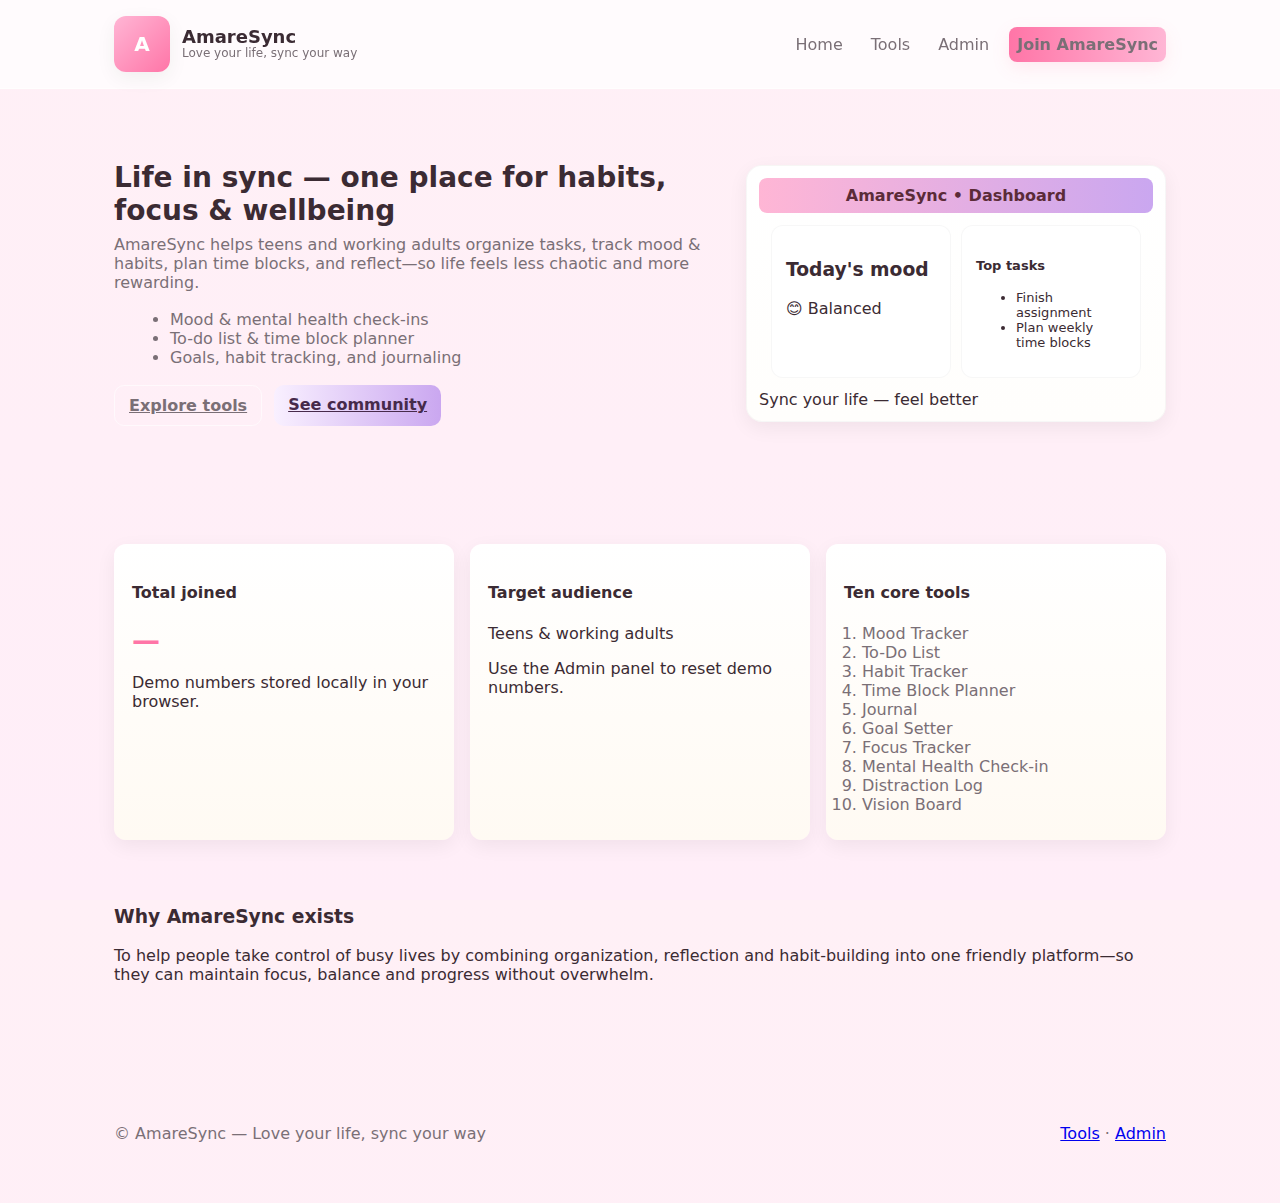
<file: index.html>
<!doctype html>
<html lang="en">
<head>
<meta charset="utf-8" />
<meta name="viewport" content="width=device-width,initial-scale=1" />
<title>AmareSync — Love your life, sync your way</title>
<link rel="stylesheet" href="style.css" />
</head>
<body class="page-home">
<header class="site-header">
    <div class="container header-inner">
    <a href="index.html" class="brand">
        <div class="logo-dot">A</div>
        <div class="brand-text">
        <h1>AmareSync</h1>
        <p class="tagline">Love your life, sync your way</p>
        </div>
    </a>

    <nav class="main-nav">
        <a href="index.html">Home</a>
        <a href="tools.html">Tools</a>
        <a href="admin.html">Admin</a>
        <a href="signup.html" class="btn-primary" >Join AmareSync</a>
    </nav>
    </div>
</header>

<main>
    <section class="hero">
    <div class="container hero-grid">
        <div class="hero-left">
        <h2>Life in sync — one place for habits, focus & wellbeing</h2>
        <p class="lead">AmareSync helps teens and working adults organize tasks, track mood & habits, plan time blocks, and reflect—so life feels less chaotic and more rewarding.</p>

        <ul class="features">
            <li>Mood & mental health check-ins</li>
            <li>To-do list & time block planner</li>
            <li>Goals, habit tracking, and journaling</li>
        </ul>

        <div class="cta-row">
            <a class="btn-ghost" href="tools.html">Explore tools</a>
            <a class="btn-accent" href="#stats">See community</a>
        </div>
        </div>

        <div class="hero-right">
        <!-- aesthetic card matching the pink theme -->
        <div class="mock-viewport">
            <div class="mock-header">AmareSync • Dashboard</div>
            <div class="mock-body">
            <div class="mock-card">
                <h3>Today's mood</h3>
                <p>😊 Balanced</p>
            </div>
            <div class="mock-card small">
                <h4>Top tasks</h4>
                <ul>
                <li>Finish assignment</li>
                <li>Plan weekly time blocks</li>
                </ul>
            </div>
            </div>
            <div class="mock-footer">Sync your life — feel better</div>
        </div>
        </div>
    </div>
    </section>

    <section id="stats" class="container stats">
    <div class="stat-card">
        <h4>Total joined</h4>
        <div class="stat-number" id="joinedCount">—</div>
        <p class="muted">Demo numbers stored locally in your browser.</p>
    </div>

    <div class="stat-card">
        <h4>Target audience</h4>
        <p>Teens & working adults</p>
        <p class="muted">Use the Admin panel to reset demo numbers.</p>
    </div>

    <div class="stat-card">
        <h4>Ten core tools</h4>
        <ol class="tools-list">
        <li>Mood Tracker</li>
        <li>To-Do List</li>
        <li>Habit Tracker</li>
        <li>Time Block Planner</li>
        <li>Journal</li>
        <li>Goal Setter</li>
        <li>Focus Tracker</li>
        <li>Mental Health Check-in</li>
        <li>Distraction Log</li>
        <li>Vision Board</li>
        </ol>
    </div>
    </section>

    <section class="container about">
    <h3>Why AmareSync exists</h3>
    <p>To help people take control of busy lives by combining organization, reflection and habit-building into one friendly platform—so they can maintain focus, balance and progress without overwhelm.</p>
    </section>
</main>

<footer class="site-footer">
    <div class="container footer-inner">
    <p>© <span id="year"></span> AmareSync — Love your life, sync your way</p>
    <nav>
        <a href="tools.html">Tools</a> ·
        <a href="admin.html">Admin</a>
    </nav>
    </div>
    <div id="moodPopup" class="popup-modal" style="display: none;">
    <div class="popup-content">
        <h4>Mood Logged!</h4>
        <p>Your mood has been saved successfully.</p>
        <button id="closePopupBtn" class="btn-primary">Close</button>
    </div>
</div>
</footer>

<script src="app.js"></script>
</body>
</html>
</file>
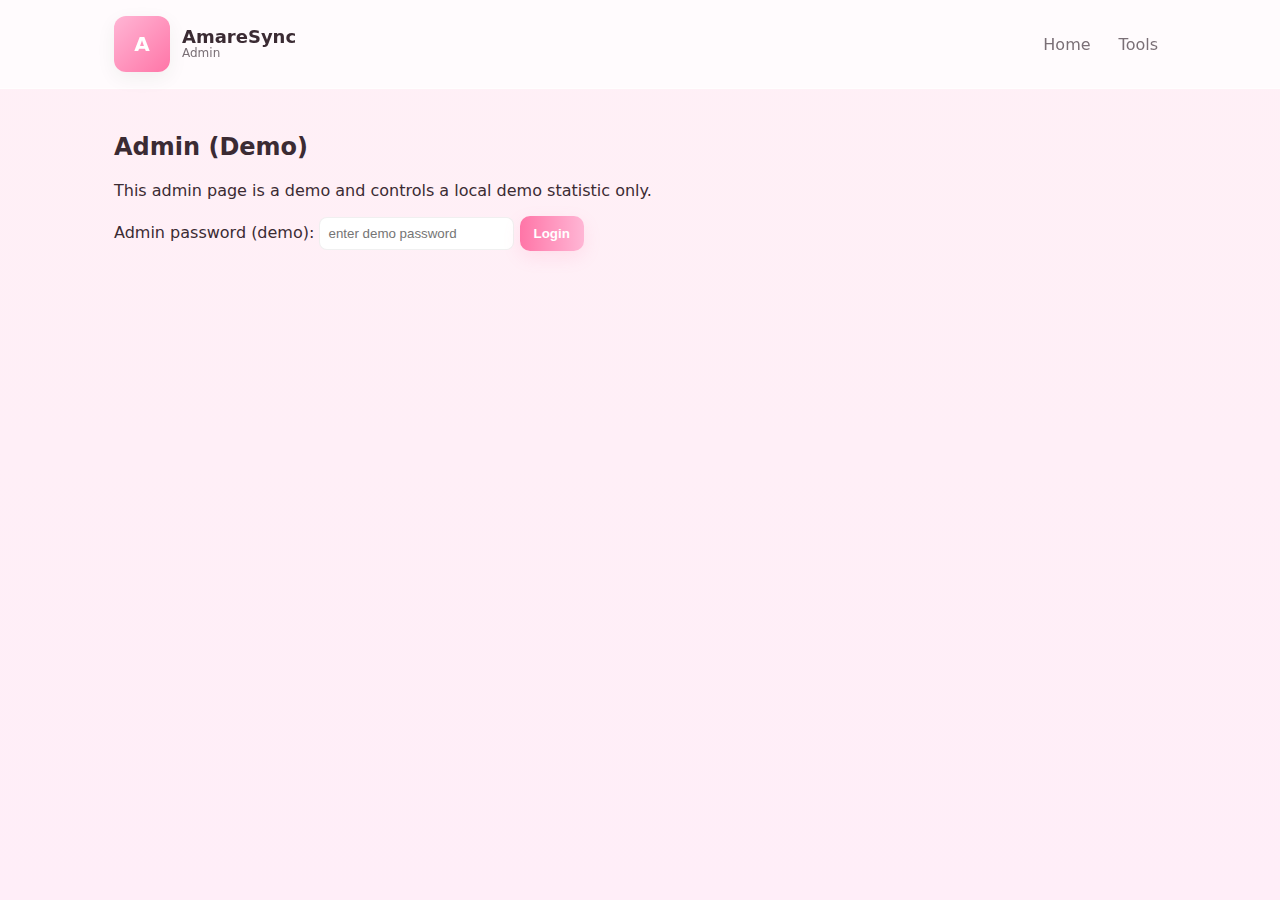
<file: admin.html>
<!doctype html>
<html lang="en">
<head>
  <meta charset="utf-8" />
  <meta name="viewport" content="width=device-width,initial-scale=1" />
  <title>Admin — AmareSync (Demo)</title>
  <link rel="stylesheet" href="style.css" />
</head>
<body class="page-admin">
  <header class="site-header small">
    <div class="container header-inner">
      <a href="index.html" class="brand">
        <div class="logo-dot">A</div>
        <div class="brand-text"><h1>AmareSync</h1><p class="tagline">Admin</p></div>
      </a>
      <nav class="main-nav">
        <a href="index.html">Home</a>
        <a href="tools.html">Tools</a>
      </nav>
    </div>
  </header>

  <main class="container admin-panel">
    <h2>Admin (Demo)</h2>
    <p class="muted">This admin page is a demo and controls a local demo statistic only.</p>

    <div class="admin-row">
      <div>
        <label>Admin password (demo):</label>
        <input id="adminPass" type="password" placeholder="enter demo password" />
        <button id="adminLogin" class="btn-primary">Login</button>
      </div>

      <div class="admin-controls" style="display:none;">
        <h3>Community stats</h3>
        <p>Total joined (local demo): <strong id="adminCount">—</strong></p>

        <div class="row">
          <input id="setCount" type="number" placeholder="Set new joined count" />
          <button id="setBtn" class="btn-accent">Set</button>
          <button id="resetBtn" class="btn-ghost">Reset to demo</button>
        </div>

        <p class="muted">Note: This only changes a number in your browser (localStorage). Replace with a server API when you have real users.</p>
      </div>
    </div>
  </main>

  <script>
    // Demo admin: very lightweight. In a real app use server auth.
    const demoPassword = 'amare-admin-demo';
    const loginBtn = document.getElementById('adminLogin');
    const adminControls = document.querySelector('.admin-controls');
    const adminCount = document.getElementById('adminCount');
    const setBtn = document.getElementById('setBtn');
    const resetBtn = document.getElementById('resetBtn');

    function getJoined() {
      return Number(localStorage.getItem('amare_joined') || '4382'); // seeded demo
    }
    function setJoined(n) {
      localStorage.setItem('amare_joined', String(n));
      adminCount.textContent = n;
    }

    loginBtn.addEventListener('click', () => {
      const pass = document.getElementById('adminPass').value;
      if (pass === demoPassword) {
        adminControls.style.display = 'block';
        setJoined(getJoined());
      } else {
        alert('Wrong demo password (try "amare-admin-demo")');
      }
    });

    setBtn.addEventListener('click', () => {
      const v = Number(document.getElementById('setCount').value || 0);
      if (v >= 0) setJoined(v);
    });

    resetBtn.addEventListener('click', () => {
      const seed = 4382;
      setJoined(seed);
    });

    // show initial count even before login in header
    const headerCount = getJoined();
    // expose for index page script to pick up
    localStorage.setItem('amare_joined', String(headerCount));
  </script>
</body>
</html>
</file>
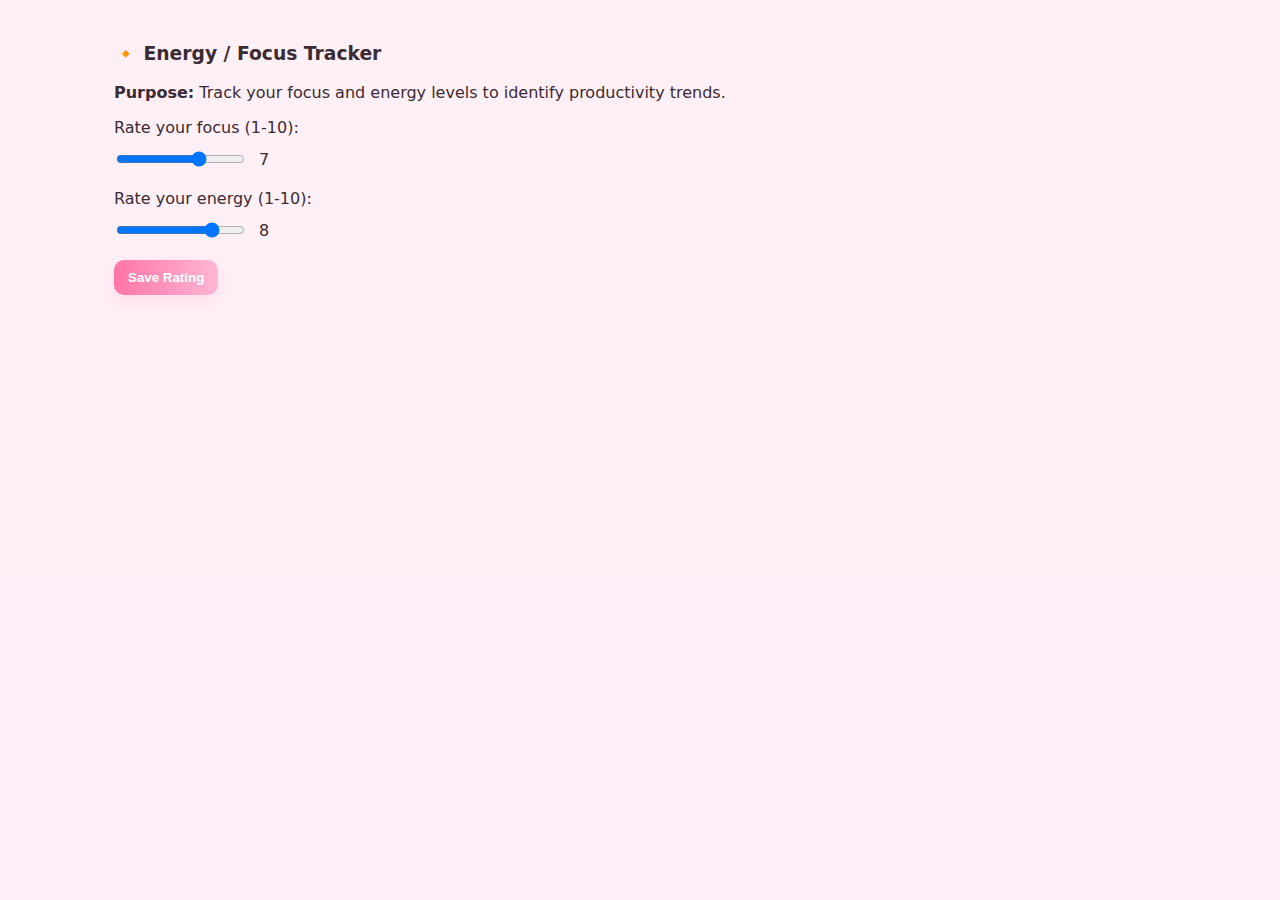
<file: focus-tracker.html>
<!DOCTYPE html>
<html lang="en">
<head>
    <meta charset="UTF-8">
    <meta name="viewport" content="width=device-width, initial-scale=1.0">
    <title>Energy / Focus Tracker</title>
    <link rel="stylesheet" href="style.css">
</head>
<body>
    <div class="container">
        <h3>🔸 Energy / Focus Tracker</h3>
        <p><strong>Purpose:</strong> Track your focus and energy levels to identify productivity trends.</p>
        <div style="margin-bottom: 20px;">
            <label for="focus-level">Rate your focus (1-10):</label>
            <div class="row">
                <input type="range" id="focus-level" name="focus-level" min="1" max="10" value="7">
                <span id="focus-value">7</span>
            </div>
        </div>
        <div style="margin-bottom: 20px;">
            <label for="energy-level">Rate your energy (1-10):</label>
            <div class="row">
                <input type="range" id="energy-level" name="energy-level" min="1" max="10" value="8">
                <span id="energy-value">8</span>
            </div>
        </div>
        <button class="btn-primary">Save Rating</button>
    </div>
    <script>
        // Simple JavaScript to show the value of the slider
        document.getElementById('focus-level').addEventListener('input', function() {
            document.getElementById('focus-value').textContent = this.value;
        });
        document.getElementById('energy-level').addEventListener('input', function() {
            document.getElementById('energy-value').textContent = this.value;
        });
    </script>
</body>
</html>
</file>
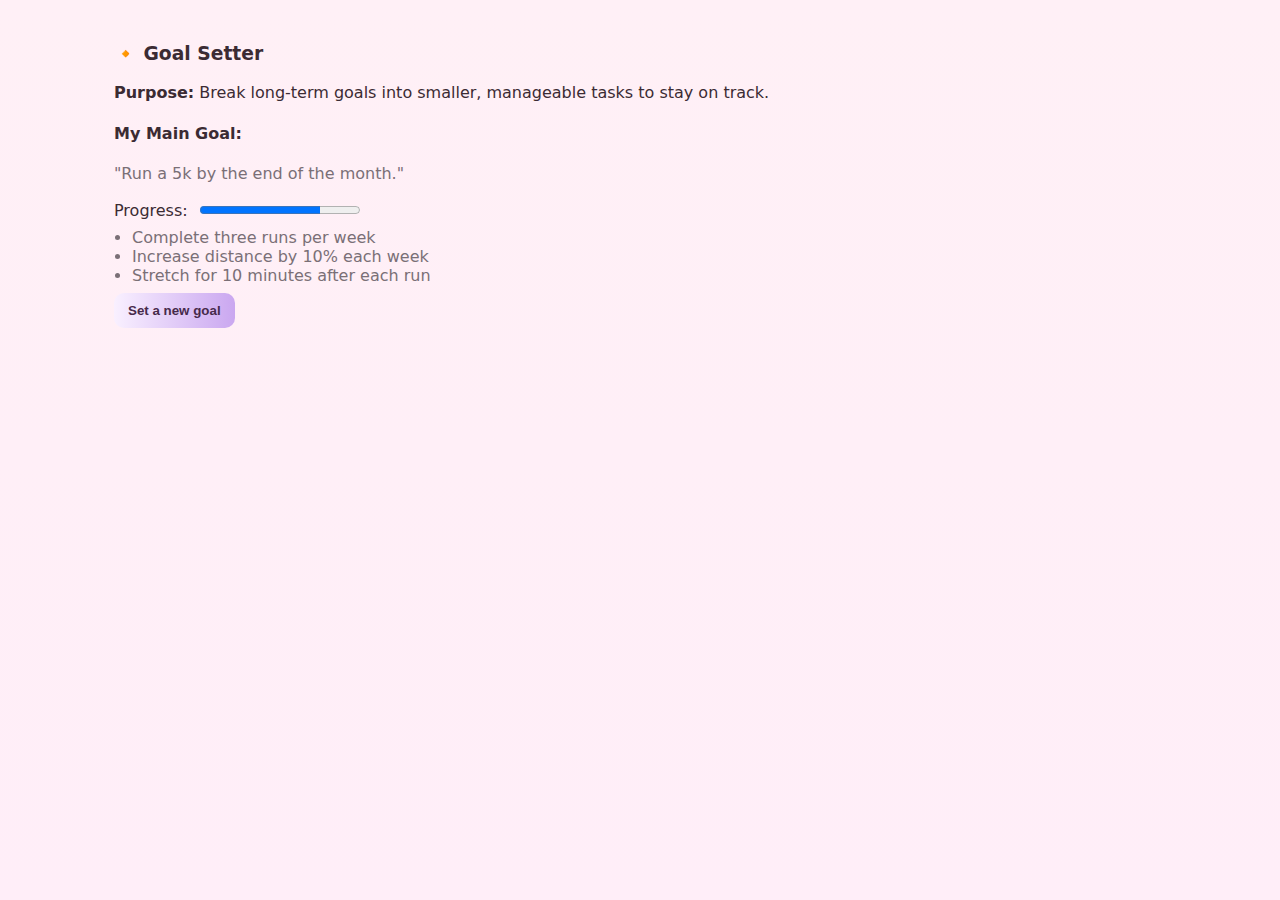
<file: goal-setter.html>
<!DOCTYPE html>
<html lang="en">
<head>
    <meta charset="UTF-8">
    <meta name="viewport" content="width=device-width, initial-scale=1.0">
    <title>Goal Setter</title>
    <link rel="stylesheet" href="style.css">
</head>
<body>
    <div class="container">
        <h3>🔸 Goal Setter</h3>
        <p><strong>Purpose:</strong> Break long-term goals into smaller, manageable tasks to stay on track.</p>
        <h4>My Main Goal:</h4>
        <p class="lead">"Run a 5k by the end of the month."</p>
        <div class="row">
            <label>Progress:</label>
            <progress value="75" max="100"></progress>
        </div>
        <ul class="tools-list">
            <li>Complete three runs per week</li>
            <li>Increase distance by 10% each week</li>
            <li>Stretch for 10 minutes after each run</li>
        </ul>
        <button class="btn-accent">Set a new goal</button>
    </div>
</body>
</html>
</file>
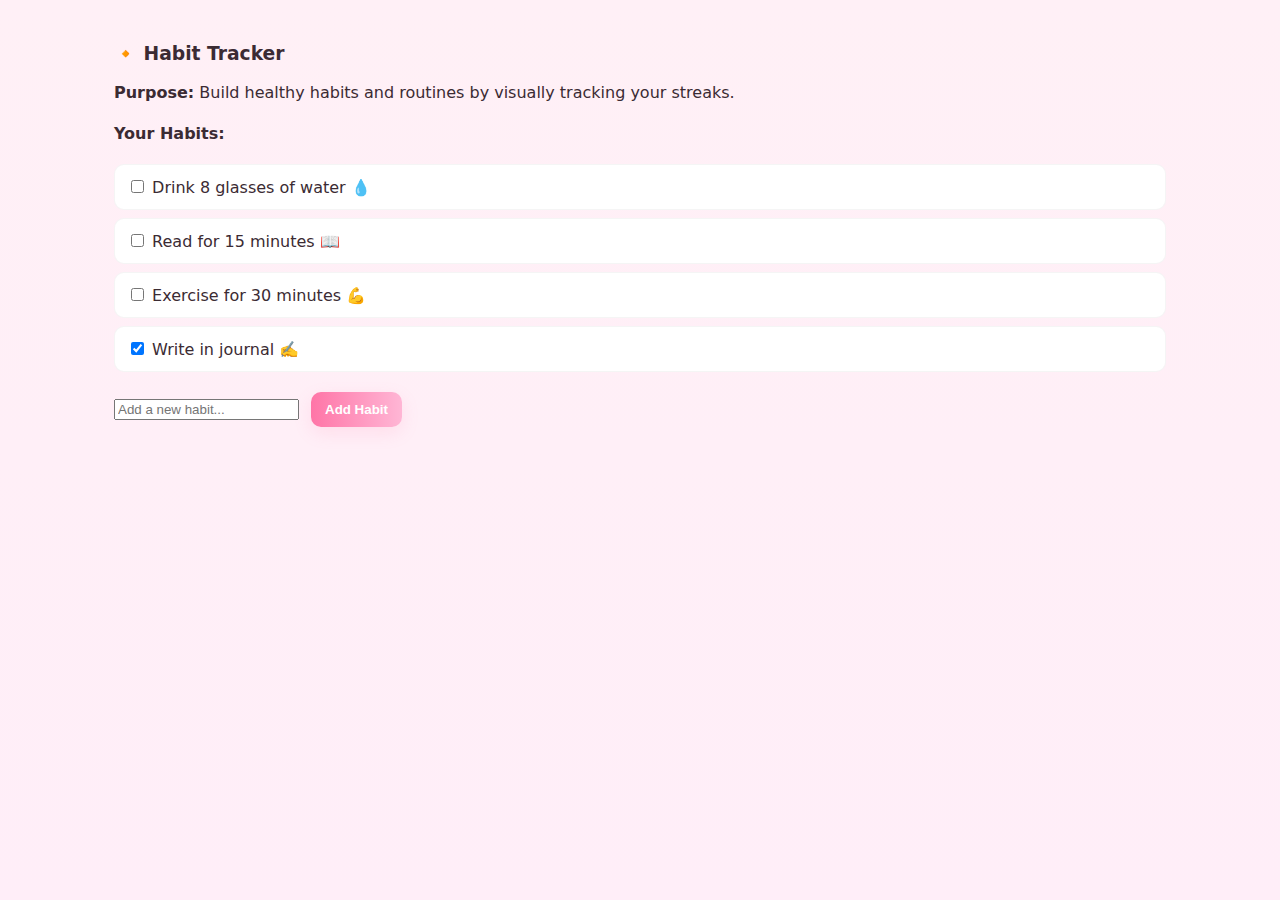
<file: habit-tracker.html>
<!DOCTYPE html>
<html lang="en">
<head>
    <meta charset="UTF-8">
    <meta name="viewport" content="width=device-width, initial-scale=1.0">
    <title>Habit Tracker</title>
    <link rel="stylesheet" href="style.css">
</head>
<body>
    <div class="container">
        <h3>🔸 Habit Tracker</h3>
        <p><strong>Purpose:</strong> Build healthy habits and routines by visually tracking your streaks.</p>
        <h4>Your Habits:</h4>
        <ul class="task-list">
            <li>
                <label>
                    <input type="checkbox">
                    <span class="task-title">Drink 8 glasses of water 💧</span>
                </label>
            </li>
            <li>
                <label>
                    <input type="checkbox">
                    <span class="task-title">Read for 15 minutes 📖</span>
                </label>
            </li>
            <li>
                <label>
                    <input type="checkbox">
                    <span class="task-title">Exercise for 30 minutes 💪</span>
                </label>
            </li>
            <li class="done">
                <label>
                    <input type="checkbox" checked>
                    <span class="task-title">Write in journal ✍️</span>
                </label>
            </li>
        </ul>
        <div class="row" style="margin-top: 20px;">
            <input type="text" placeholder="Add a new habit...">
            <button class="btn-primary">Add Habit</button>
        </div>
    </div>
</body>
</html>
</file>
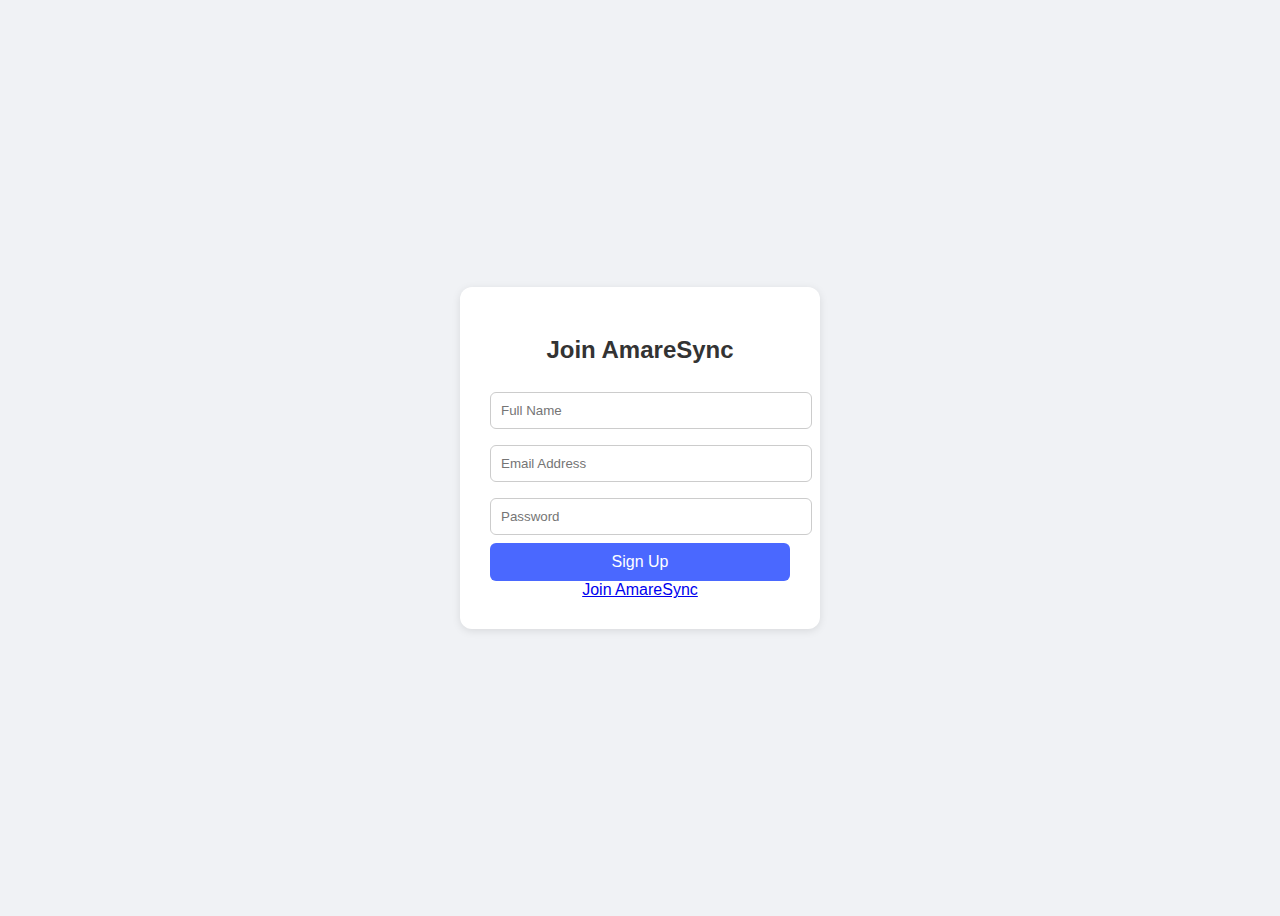
<file: join.html>
<!DOCTYPE html>
<html lang="en">
<head>
<meta charset="UTF-8">
<meta name="viewport" content="width=device-width, initial-scale=1.0">
<title>Join AmareSync</title>
<style>
    body {
        font-family: Arial, sans-serif;
        background-color: #f0f2f5;
        display: flex;
        justify-content: center;
        align-items: center;
        height: 100vh;
    }
    .join-box {
        background: white;
        padding: 30px;
        border-radius: 12px;
        box-shadow: 0 2px 8px rgba(0,0,0,0.1);
        width: 300px;
        text-align: center;
    }
    h2 {
        margin-bottom: 20px;
        color: #333;
    }
    input {
        width: 100%;
        padding: 10px;
        margin: 8px 0;
        border: 1px solid #ccc;
        border-radius: 6px;
    }
    button {
        background: #4a68ff;
        color: white;
        padding: 10px;
        width: 100%;
        border: none;
        border-radius: 6px;
        cursor: pointer;
        font-size: 16px;
    }
    button:hover {
        background: #3b54cc;
    }
</style>
</head>
<body>

<div class="join-box">
    <h2>Join AmareSync</h2>
    <form action="thank-you.html" method="POST">
        <input type="text" name="name" placeholder="Full Name" required>
        <input type="email" name="email" placeholder="Email Address" required>
        <input type="password" name="password" placeholder="Password" required>
        <button type="submit">Sign Up</button>
        <a href="join.html" class="btn">Join AmareSync</a>
    </form>
</div>

</body>
</html>
</file>
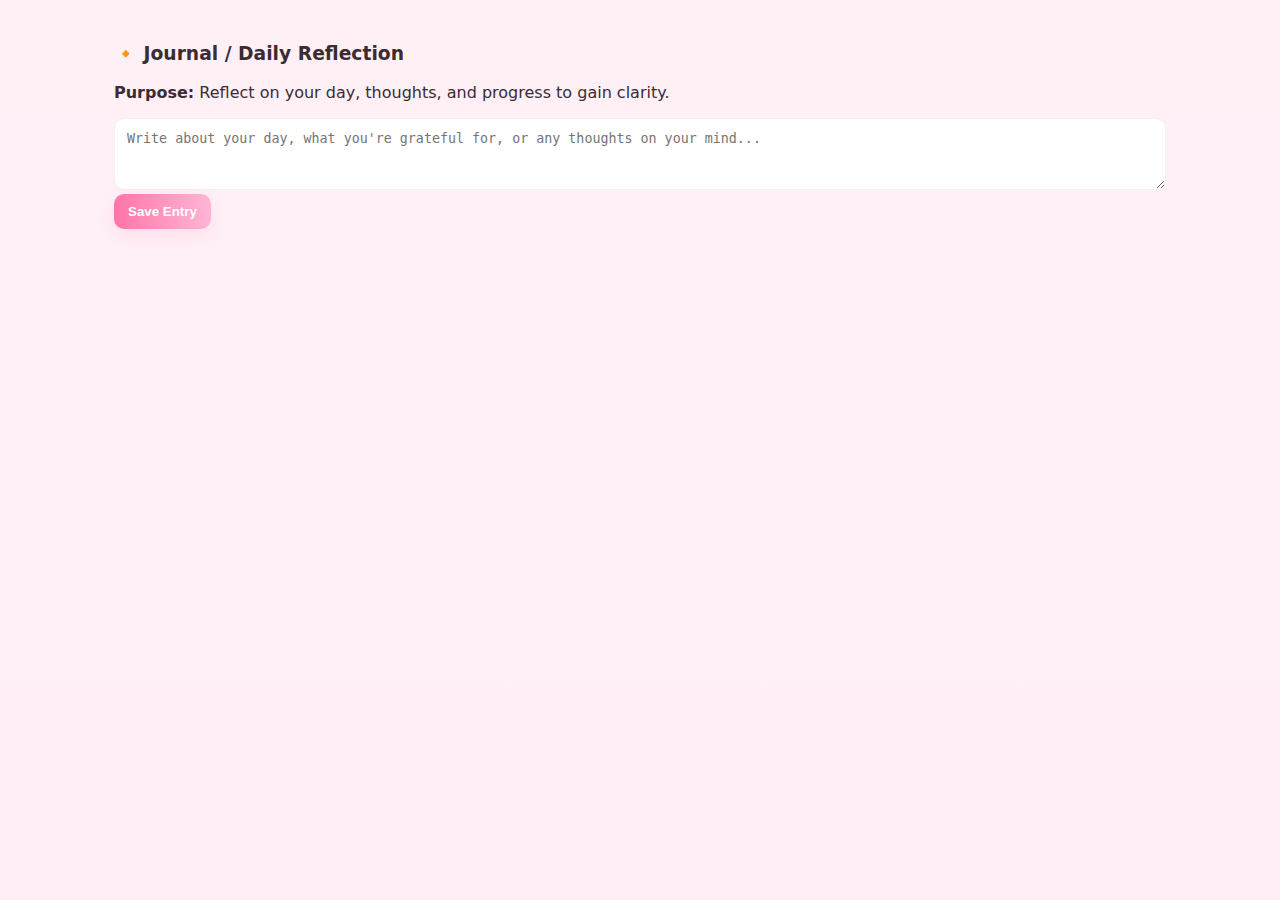
<file: journal.html>
<!DOCTYPE html>
<html lang="en">
<head>
    <meta charset="UTF-8">
    <meta name="viewport" content="width=device-width, initial-scale=1.0">
    <title>Journal / Daily Reflection</title>
    <link rel="stylesheet" href="style.css">
</head>
<body>
    <div class="container">
        <h3>🔸 Journal / Daily Reflection</h3>
        <p><strong>Purpose:</strong> Reflect on your day, thoughts, and progress to gain clarity.</p>
        <textarea placeholder="Write about your day, what you're grateful for, or any thoughts on your mind..."></textarea>
        <button class="btn-primary">Save Entry</button>
    </div>
</body>
</html>
</file>
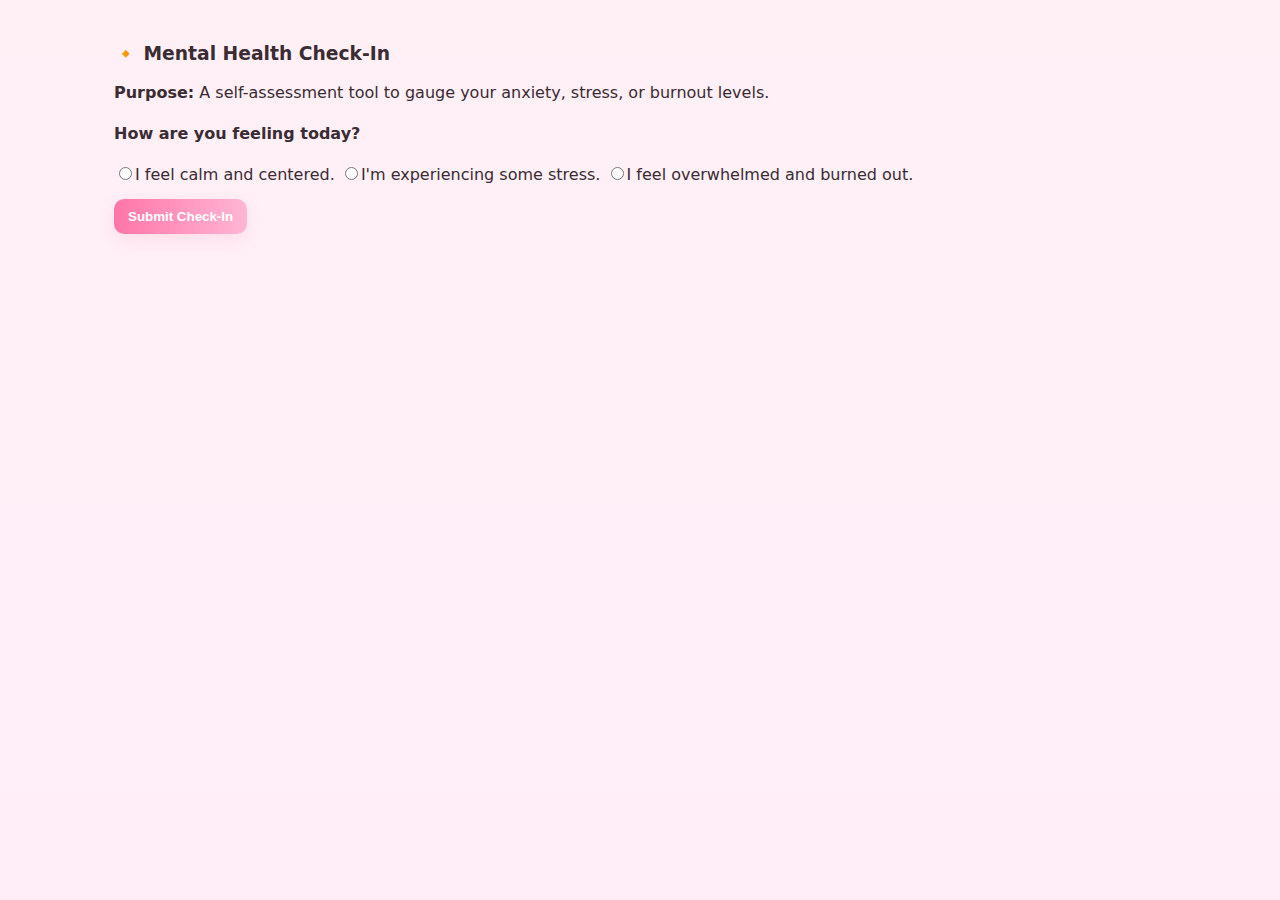
<file: mental-health-checkin.html>
<!DOCTYPE html>
<html lang="en">
<head>
    <meta charset="UTF-8">
    <meta name="viewport" content="width=device-width, initial-scale=1.0">
    <title>Mental Health Check-In</title>
    <link rel="stylesheet" href="style.css">
</head>
<body>
    <div class="container">
        <h3>🔸 Mental Health Check-In</h3>
        <p><strong>Purpose:</strong> A self-assessment tool to gauge your anxiety, stress, or burnout levels.</p>
        <h4>How are you feeling today?</h4>
        <div class="mood-input" style="display: block;">
            <label><input type="radio" name="assessment">I feel calm and centered.</label>
            <label><input type="radio" name="assessment">I'm experiencing some stress.</label>
            <label><input type="radio" name="assessment">I feel overwhelmed and burned out.</label>
        </div>
        <button class="btn-primary" style="margin-top: 15px;">Submit Check-In</button>
    </div>
</body>
</html>
</file>
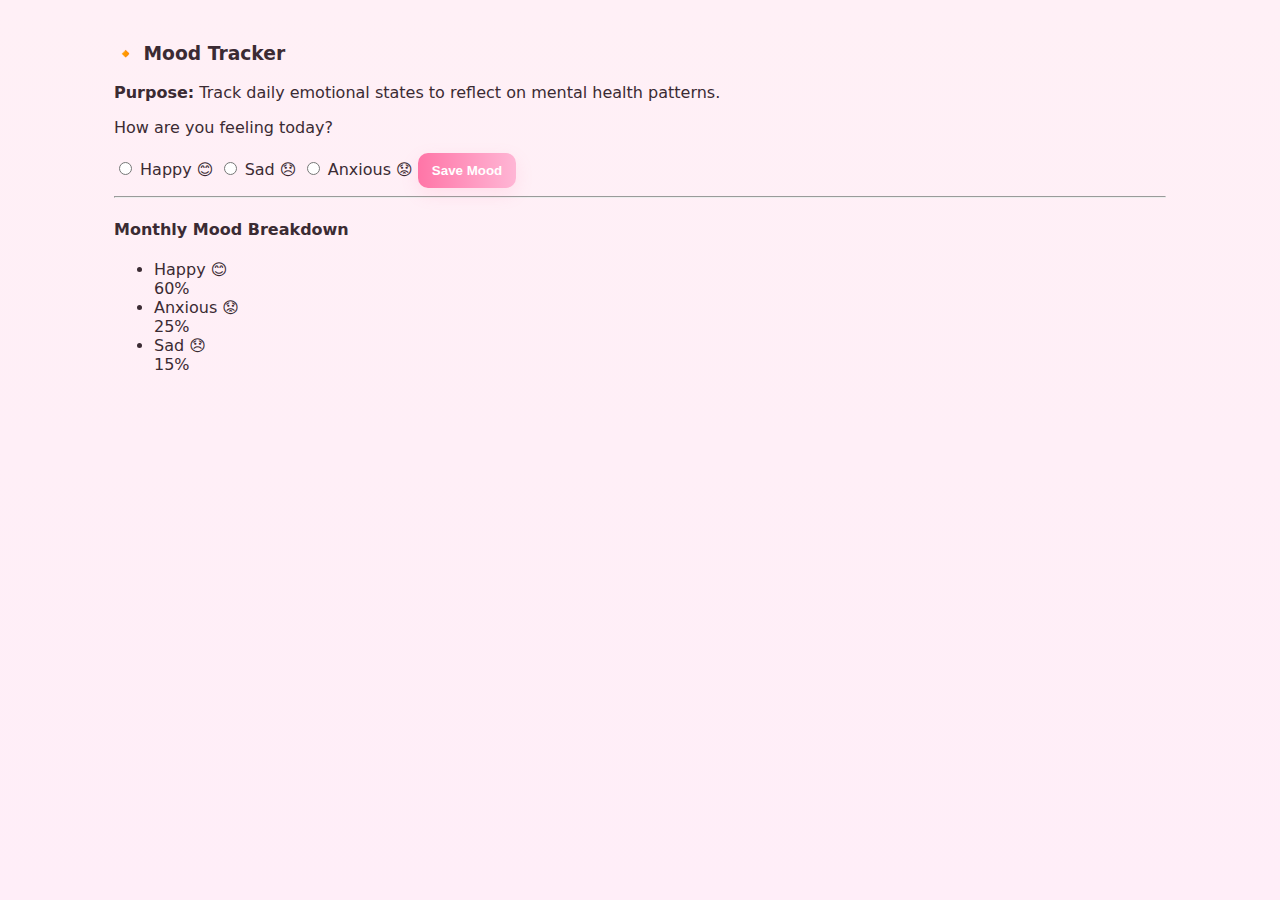
<file: mood-tracker.html>
<!DOCTYPE html>
<html lang="en">
<head>
    <meta charset="UTF-8">
    <meta name="viewport" content="width=device-width, initial-scale=1.0">
    <title>Mood Tracker</title>
    <link rel="stylesheet" href="style.css">
</head>
<body>
    <div class="container">
        <h3>🔸 Mood Tracker</h3>
        <p><strong>Purpose:</strong> Track daily emotional states to reflect on mental health patterns.</p>
        
        <div class="mood-input">
            <p>How are you feeling today?</p>
            <label><input type="radio" name="mood" value="happy"> Happy 😊</label>
            <label><input type="radio" name="mood" value="sad"> Sad 😞</label>
            <label><input type="radio" name="mood" value="anxious"> Anxious 😟</label>
            <button class="btn-primary">Save Mood</button>
        </div>

        <hr>

        <div class="mood-breakdown">
            <h4>Monthly Mood Breakdown</h4>
            <ul>
                <li>
                    <span class="mood-label">Happy 😊</span>
                    <div class="progress-bar" style="width: 60%; background-color: var(--pink);"></div>
                    <span class="mood-percentage">60%</span>
                </li>
                <li>
                    <span class="mood-label">Anxious 😟</span>
                    <div class="progress-bar" style="width: 25%; background-color: var(--accent);"></div>
                    <span class="mood-percentage">25%</span>
                </li>
                <li>
                    <span class="mood-label">Sad 😞</span>
                    <div class="progress-bar" style="width: 15%; background-color: var(--deep-pink);"></div>
                    <span class="mood-percentage">15%</span>
                </li>
            </ul>
        </div>
    </div>
</body>
</html>
</file>
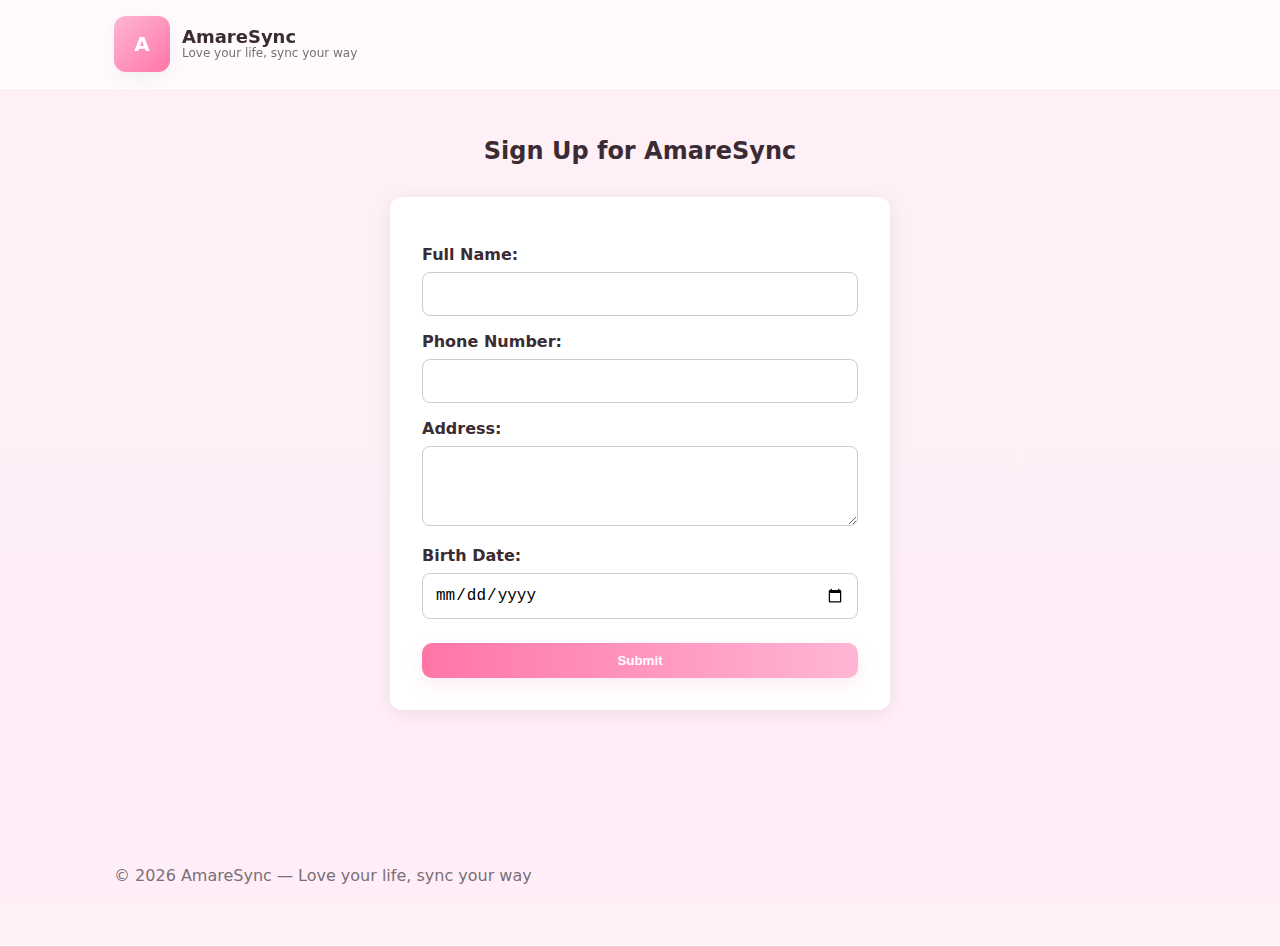
<file: signup.html>
<!doctype html>
<html lang="en">
<head>
  <meta charset="utf-8" />
  <meta name="viewport" content="width=device-width,initial-scale=1" />
  <title>Join AmareSync</title>
  <link rel="stylesheet" href="style.css" />
  <style>
    .signup-form {
      max-width: 500px;
      margin: 2rem auto;
      background: #fff;
      padding: 2rem;
      border-radius: 12px;
      box-shadow: 0 4px 20px rgba(0,0,0,0.08);
    }
    .signup-form label {
      display: block;
      margin-top: 1rem;
      font-weight: 600;
    }
    .signup-form input,
    .signup-form textarea {
      width: 100%;
      padding: 0.75rem;
      margin-top: 0.5rem;
      border: 1px solid #ccc;
      border-radius: 8px;
      font-size: 1rem;
    }
    .signup-form textarea {
      resize: vertical;
      min-height: 80px;
    }
    .signup-form button {
      margin-top: 1.5rem;
      width: 100%;
    }
  </style>
</head>
<body>
  <header class="site-header">
    <div class="container header-inner">
      <a href="index.html" class="brand">
        <div class="logo-dot">A</div>
        <div class="brand-text">
          <h1>AmareSync</h1>
          <p class="tagline">Love your life, sync your way</p>
        </div>
      </a>
    </div>
  </header>

  <main class="container">
    <h2 style="text-align:center; margin-top:1.5rem;">Sign Up for AmareSync</h2>
    <form action="data.php" method="POST" class="signup-form">
      <label for="name">Full Name:</label>
      <input type="text" id="name" name="name" required>

      <label for="phone">Phone Number:</label>
      <input type="tel" id="phone" name="phone" required>

      <label for="address">Address:</label>
      <textarea id="address" name="address" required></textarea>

      <label for="birthdate">Birth Date:</label>
      <input type="date" id="birthdate" name="birthdate" required>

      <button type="submit" class="btn-primary">Submit</button>
    </form>
  </main>

  <footer class="site-footer">
    <div class="container footer-inner">
      <p>© <span id="year"></span> AmareSync — Love your life, sync your way</p>
    </div>
  </footer>

  <script>
    document.getElementById("year").textContent = new Date().getFullYear();
  </script>
</body>
</html>
</file>
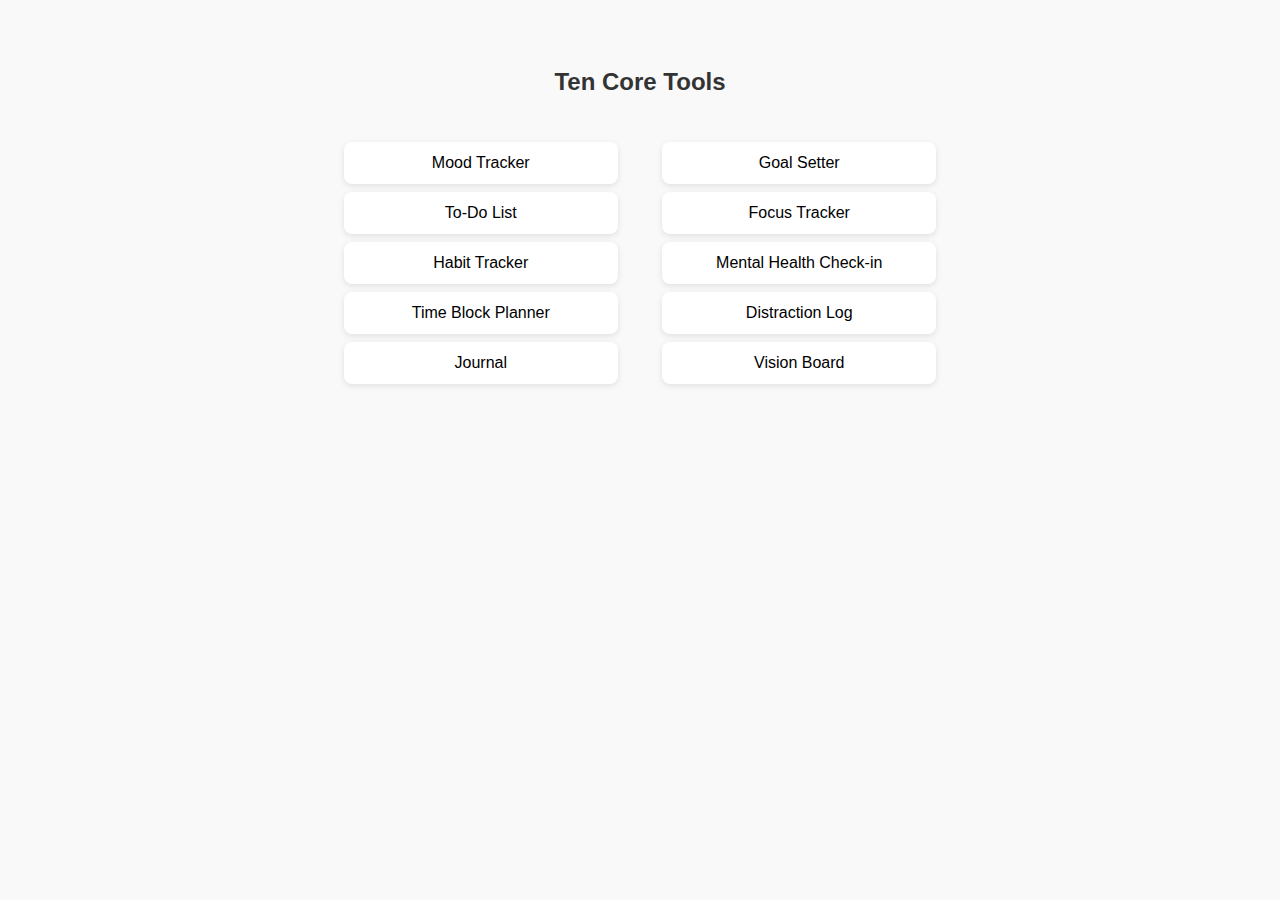
<file: ten-core-tools.html>
<!DOCTYPE html>
<html lang="en">
<head>
<meta charset="UTF-8">
<meta name="viewport" content="width=device-width, initial-scale=1.0">
<title>AmareSync - Ten Core Tools</title>
<style>
    body {
        font-family: Arial, sans-serif;
        background-color: #f9f9f9;
        text-align: center;
        padding: 40px;
    }
    h2 {
        color: #333;
        margin-bottom: 30px;
    }
    .tool-section {
        display: inline-block;
        vertical-align: top;
        margin: 0 20px;
    }
    ul {
        list-style: none;
        padding: 0;
    }
    li {
        background: #fff;
        margin: 8px auto;
        padding: 12px;
        width: 250px;
        border-radius: 8px;
        box-shadow: 0 2px 6px rgba(0,0,0,0.1);
        cursor: pointer;
        transition: transform 0.2s, background 0.2s;
    }
    li:hover {
        transform: scale(1.05);
        background: #eef0ff;
    }
</style>
</head>
<body>

<h2>Ten Core Tools</h2>

<div class="tool-section">
    <ul>
        <li onclick="openTool('mood-tracker.html')">Mood Tracker</li>
        <li onclick="openTool('todo-list.html')">To-Do List</li>
        <li onclick="openTool('habit-tracker.html')">Habit Tracker</li>
        <li onclick="openTool('time-block-planner.html')">Time Block Planner</li>
        <li onclick="openTool('journal.html')">Journal</li>
    </ul>
</div>

<div class="tool-section">
    <ul>
        <li onclick="openTool('goal-setter.html')">Goal Setter</li>
        <li onclick="openTool('focus-tracker.html')">Focus Tracker</li>
        <li onclick="openTool('mental-health-checkin.html')">Mental Health Check-in</li>
        <li onclick="openTool('distraction-log.html')">Distraction Log</li>
        <li onclick="openTool('vision-board.html')">Vision Board</li>
    </ul>
</div>

<script>
function openTool(page) {
    window.location.href = page; 
}
</script>

</body>
</html>
</file>
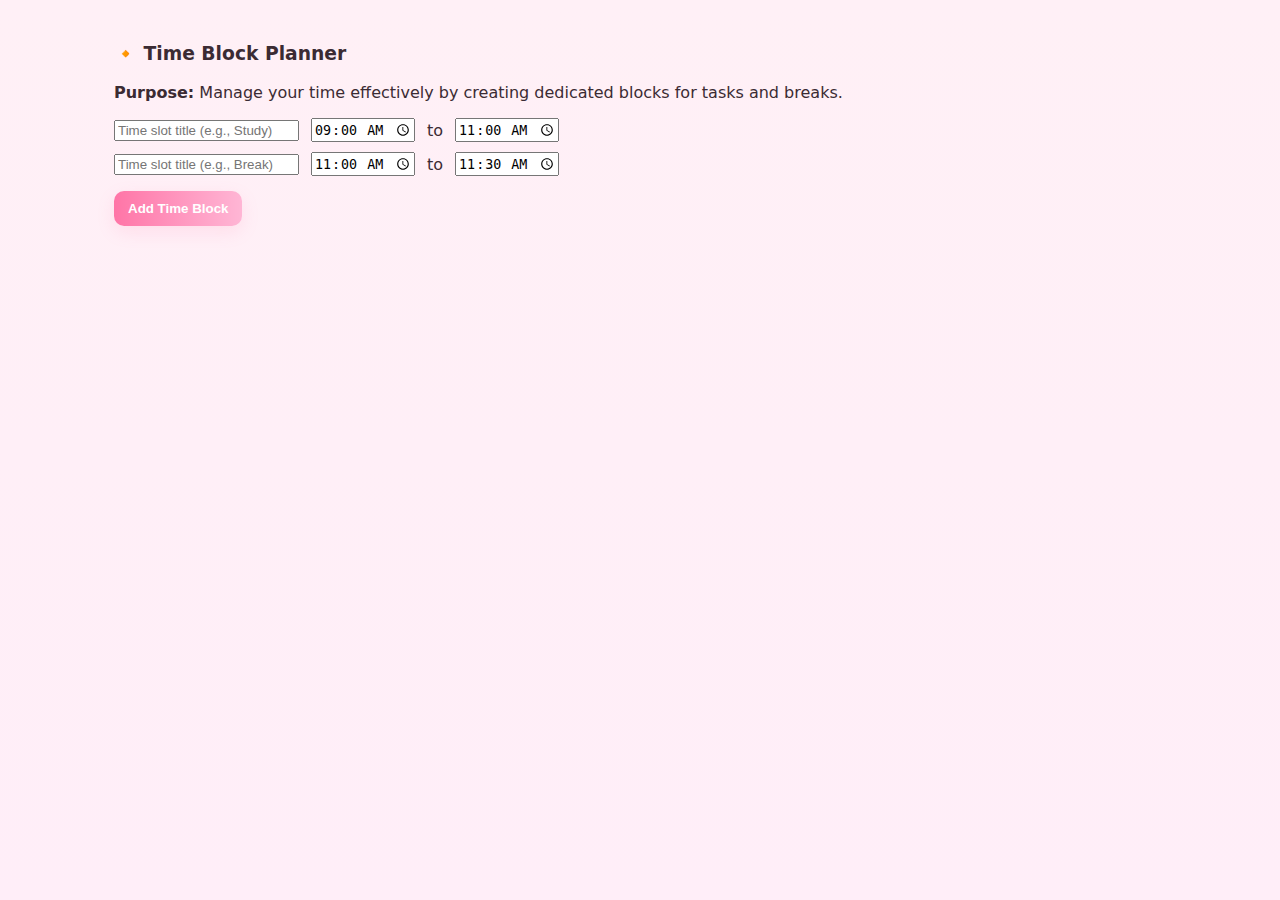
<file: time-block-planner.html>
<!DOCTYPE html>
<html lang="en">
<head>
    <meta charset="UTF-8">
    <meta name="viewport" content="width=device-width, initial-scale=1.0">
    <title>Time Block Planner</title>
    <link rel="stylesheet" href="style.css">
</head>
<body>
    <div class="container">
        <h3>🔸 Time Block Planner</h3>
        <p><strong>Purpose:</strong> Manage your time effectively by creating dedicated blocks for tasks and breaks.</p>
        <div class="row">
            <input type="text" placeholder="Time slot title (e.g., Study)">
            <input type="time" value="09:00">
            <span>to</span>
            <input type="time" value="11:00">
        </div>
        <div class="row" style="margin-top: 10px;">
            <input type="text" placeholder="Time slot title (e.g., Break)">
            <input type="time" value="11:00">
            <span>to</span>
            <input type="time" value="11:30">
        </div>
        <button class="btn-primary" style="margin-top: 15px;">Add Time Block</button>
    </div>
</body>
</html>
</file>
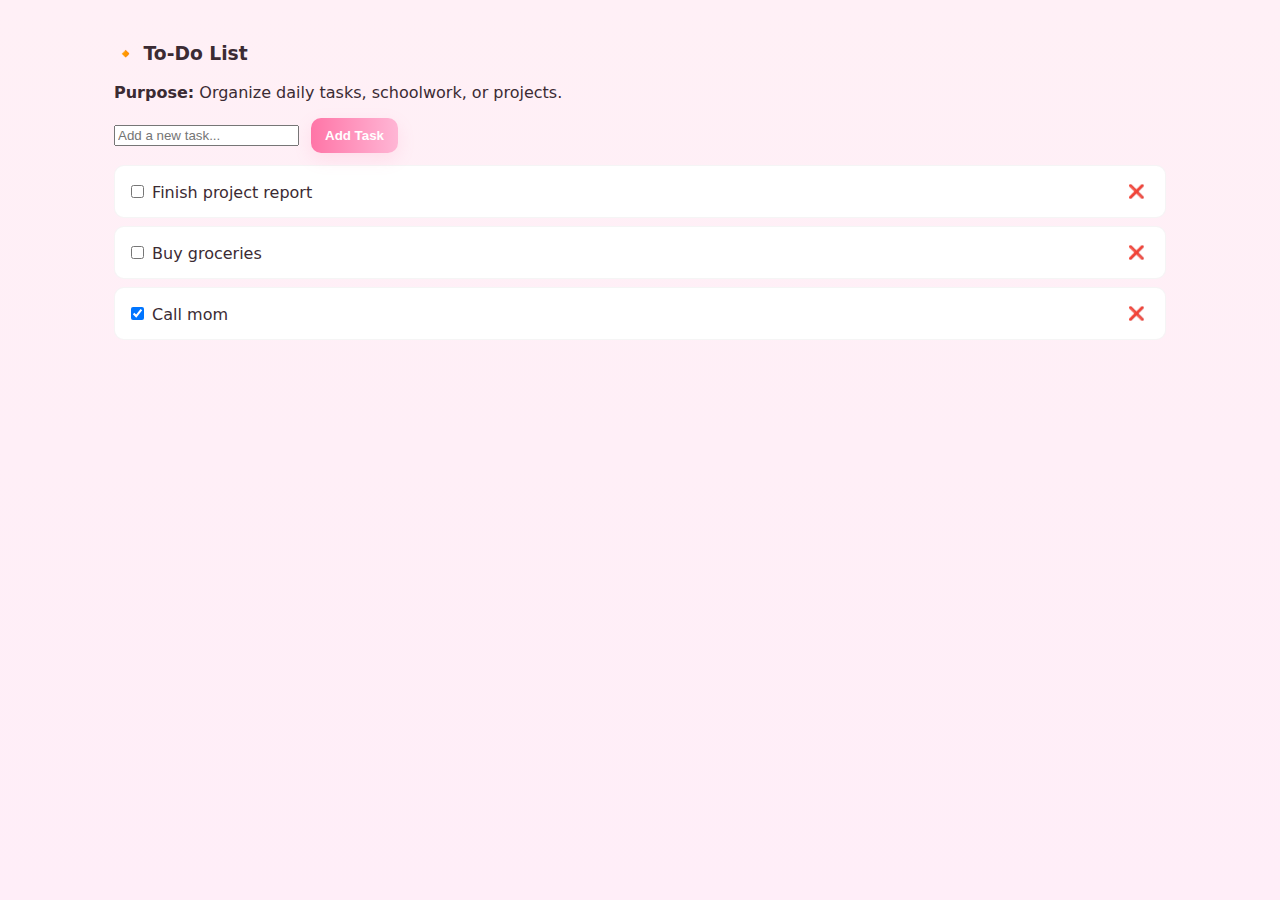
<file: todo-list.html>
<!DOCTYPE html>
<html lang="en">
<head>
    <meta charset="UTF-8">
    <meta name="viewport" content="width=device-width, initial-scale=1.0">
    <title>To-Do List</title>
    <link rel="stylesheet" href="style.css">
</head>
<body>
    <div class="container">
        <h3>🔸 To-Do List</h3>
        <p><strong>Purpose:</strong> Organize daily tasks, schoolwork, or projects.</p>
        <div class="row">
            <input type="text" placeholder="Add a new task...">
            <button class="btn-primary">Add Task</button>
        </div>
        <ul class="task-list">
            <li>
                <label>
                    <input type="checkbox">
                    <span class="task-title">Finish project report</span>
                </label>
                <button class="btn-small">❌</button>
            </li>
            <li>
                <label>
                    <input type="checkbox">
                    <span class="task-title">Buy groceries</span>
                </label>
                <button class="btn-small">❌</button>
            </li>
            <li class="done">
                <label>
                    <input type="checkbox" checked>
                    <span class="task-title">Call mom</span>
                </label>
                <button class="btn-small">❌</button>
            </li>
        </ul>
    </div>
</body>
</html>
</file>
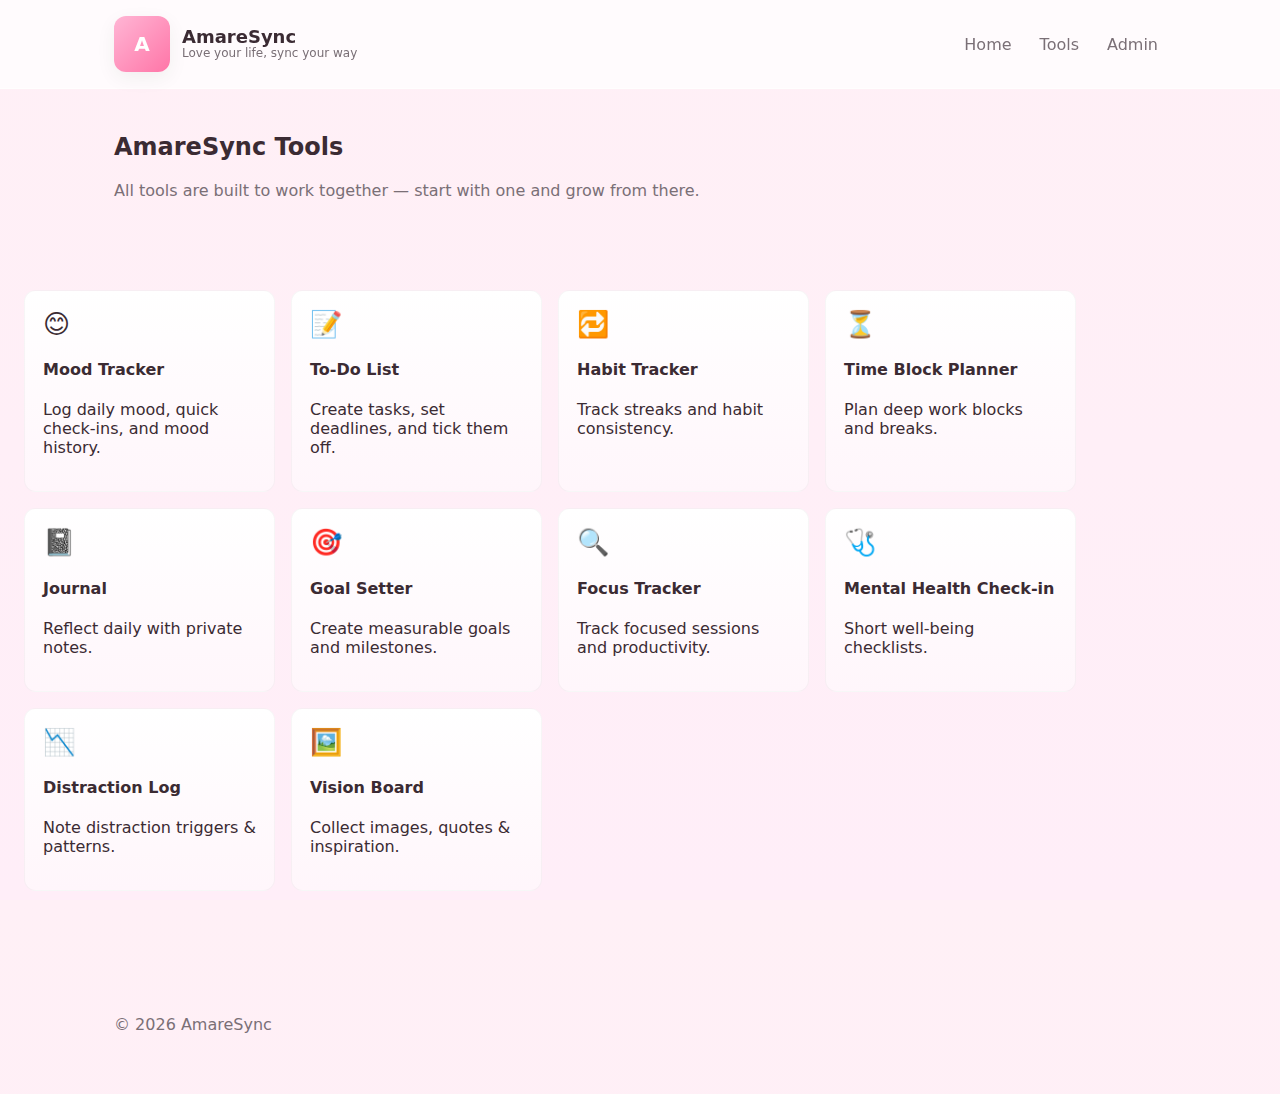
<file: tools.html>
<!doctype html>
<html lang="en">
<head>
  <meta charset="utf-8" />
  <meta name="viewport" content="width=device-width,initial-scale=1" />
  <title>AmareSync Tools</title>
  <link rel="stylesheet" href="style.css" />
</head>
<body class="page-tools">
  <header class="site-header small">
    <div class="container header-inner">
      <a href="index.html" class="brand">
        <div class="logo-dot">A</div>
        <div class="brand-text">
          <h1>AmareSync</h1>
          <p class="tagline">Love your life, sync your way</p>
        </div>
      </a>
      <nav class="main-nav">
        <a href="index.html">Home</a>
        <a href="tools.html">Tools</a>
        <a href="admin.html">Admin</a>
      </nav>
    </div>
  </header>

  <main>
    <section class="container tools-hero">
      <h2>AmareSync Tools</h2>
      <p class="lead">All tools are built to work together — start with one and grow from there.</p>
    </section>

    <section class="container tools-grid">
      <a class="tool" href="mood-tracker.html">
        <div class="tool-icon">😊</div>
        <h4>Mood Tracker</h4>
        <p>Log daily mood, quick check-ins, and mood history.</p>
      </a>

      <a class="tool" href="todo-list.html">
        <div class="tool-icon">📝</div>
        <h4>To-Do List</h4>
        <p>Create tasks, set deadlines, and tick them off.</p>
      </a>

      <div class="tool">
        <div class="tool-icon">🔁</div><h4>Habit Tracker</h4><p>Track streaks and habit consistency.</p>
      </div>

      <div class="tool">
        <div class="tool-icon">⏳</div><h4>Time Block Planner</h4><p>Plan deep work blocks and breaks.</p>
      </div>

      <div class="tool">
        <div class="tool-icon">📓</div><h4>Journal</h4><p>Reflect daily with private notes.</p>
      </div>

      <div class="tool">
        <div class="tool-icon">🎯</div><h4>Goal Setter</h4><p>Create measurable goals and milestones.</p>
      </div>

      <div class="tool">
        <div class="tool-icon">🔍</div><h4>Focus Tracker</h4><p>Track focused sessions and productivity.</p>
      </div>

      <div class="tool">
        <div class="tool-icon">🩺</div><h4>Mental Health Check-in</h4><p>Short well-being checklists.</p>
      </div>

      <div class="tool">
        <div class="tool-icon">📉</div><h4>Distraction Log</h4><p>Note distraction triggers & patterns.</p>
      </div>

      <div class="tool">
        <div class="tool-icon">🖼️</div><h4>Vision Board</h4><p>Collect images, quotes & inspiration.</p>
      </div>
    </section>
  </main>

  <footer class="site-footer">
    <div class="container footer-inner">
      <p>© <span id="year2"></span> AmareSync</p>
    </div>
  </footer>

  <script>
    document.getElementById('year2').textContent = new Date().getFullYear();
  </script>
</body>
</html>
</file>
<file: style.css>
:root{
  --bg:#fff0f6;
  --pink:#ffb6d5;
  --deep-pink:#ff75a7;
  --muted:#7a6f76;
  --accent:#caa7f0;
  --card:#fff;
  --radius:12px;
  --maxw:1100px;
  --shadow: 0 6px 20px rgba(18,12,20,0.06);
  font-family: Inter, system-ui, -apple-system, "Segoe UI", Roboto, "Helvetica Neue", Arial;
}

*{box-sizing:border-box}
html,body{height:100%;margin:0;background:linear-gradient(180deg,var(--bg),#ffeef8);color:#3b2b33}
.container{max-width:var(--maxw);margin:0 auto;padding:24px}

/* header */
.site-header{
  background:rgba(255,255,255,0.75);
  backdrop-filter: blur(4px);
  border-bottom:1px solid rgba(255,255,255,0.6);
}
.header-inner{display:flex;align-items:center;justify-content:space-between;padding:16px 24px}
.brand{display:flex;gap:12px;align-items:center;text-decoration:none;color:inherit}
.logo-dot{width:56px;height:56px;border-radius:12px;background:linear-gradient(135deg,var(--pink),var(--deep-pink));display:flex;align-items:center;justify-content:center;font-weight:700;color:#fff;font-size:20px;box-shadow:var(--shadow)}
.brand-text h1{margin:0;font-size:18px;line-height:1}
.brand-text .tagline{margin:0;font-size:12px;color:var(--muted)}

/* nav */
.main-nav{display:flex;gap:12px;align-items:center}
.main-nav a{color:var(--muted);text-decoration:none;padding:8px;border-radius:8px}
.main-nav a:hover{background:rgba(255,255,255,0.6)}
.btn-primary, .btn-accent, .btn-ghost {
  border:0;padding:10px 14px;border-radius:10px;font-weight:600;cursor:pointer;
}
.btn-primary{background:linear-gradient(90deg,var(--deep-pink),var(--pink));color:white;box-shadow:0 6px 18px rgba(255,111,166,0.14)}
.btn-accent{background:linear-gradient(90deg,#f9f0ff,var(--accent));color:#472a4b}
.btn-ghost{background:transparent;border:1px solid rgba(255,255,255,0.6);color:var(--muted)}

/* hero */
.hero{padding:48px 0}
.hero-grid{display:grid;grid-template-columns:1fr 420px;gap:28px;align-items:center}
.hero-left h2{font-size:28px;margin:0 0 8px}
.lead{color:var(--muted);margin:0 0 18px}
.features{list-style:disc;margin-left:16px;color:var(--muted)}
.cta-row{display:flex;gap:12px;margin-top:18px}

/* mock viewport */
.mock-viewport{background:linear-gradient(180deg,#fff,#fffefc);border-radius:16px;padding:12px;box-shadow:var(--shadow);border:1px solid rgba(0,0,0,0.03)}
.mock-header{font-weight:600;background:linear-gradient(90deg,var(--pink),var(--accent));padding:8px;border-radius:8px;color:#5b2b38;text-align:center}
.mock-body{display:grid;grid-template-columns:1fr 1fr;gap:10px;padding:12px}
.mock-card{background:var(--card);padding:14px;border-radius:12px;border:1px solid rgba(0,0,0,0.03)}
.mock-card.small{font-size:13px}

/* stats */
.stats{display:flex;gap:16px;margin-top:22px}
.stat-card{flex:1;background:linear-gradient(180deg,#fff,#fffaf3);padding:18px;border-radius:12px;box-shadow:var(--shadow);min-width:180px}
.stat-number{font-size:28px;font-weight:700;color:var(--deep-pink)}

/* tools */
.tools-grid{display:grid;grid-template-columns:repeat(auto-fit,minmax(220px,1fr));gap:16px;margin:24px 0}
.tool{background:linear-gradient(180deg,#ffffff,#fff6fb);padding:18px;border-radius:12px;text-decoration:none;color:inherit;border:1px solid rgba(0,0,0,0.03)}
.tool-icon{font-size:26px;margin-bottom:8px}

/* tools list elsewhere */
.tools-list{padding-left:18px;margin:8px 0;color:var(--muted)}

/* tool pages */
.page-tool .mood-grid label{display:inline-block;margin:8px;padding:10px 12px;border-radius:10px;background:#fff;border:1px solid rgba(0,0,0,0.04)}
.row{display:flex;gap:12px;align-items:center;margin-top:12px}
textarea{min-height:72px;padding:12px;border-radius:10px;border:1px solid rgba(0,0,0,0.06);width:100%}
.entry-list{list-style:none;padding:0;margin:12px 0}
.entry-list li{background:#fff;padding:12px;border-radius:10px;margin-bottom:8px;border:1px solid rgba(0,0,0,0.04)}

/* todo list */
.task-list{list-style:none;padding:0;margin-top:12px}
.task-list li{display:flex;justify-content:space-between;align-items:center;padding:12px;background:#fff;border-radius:10px;margin-bottom:8px;border:1px solid rgba(0,0,0,0.04)}
.task-list li.done .

.task-title {
text-decoration: line-through;
color: var(--muted);
}
.btn-small{padding:6px 8px;border-radius:8px;border:0;background:transparent;cursor:pointer}

/* admin */
.admin-panel .admin-row{display:grid;gap:12px}
.admin-panel input[type=password], .admin-panel input[type=number]{padding:8px;border-radius:8px;border:1px solid rgba(0,0,0,0.06)}

/* footer */
.site-footer{padding:20px 0;margin-top:40px}
.footer-inner{display:flex;justify-content:space-between;align-items:center;color:var(--muted)}

/* small screens */
@media (max-width:900px){
  .hero-grid{grid-template-columns:1fr}
  .main-nav{display:flex;gap:8px}
  .logo-dot{width:48px;height:48px}
  .stats{flex-direction:column}
}
</file>
